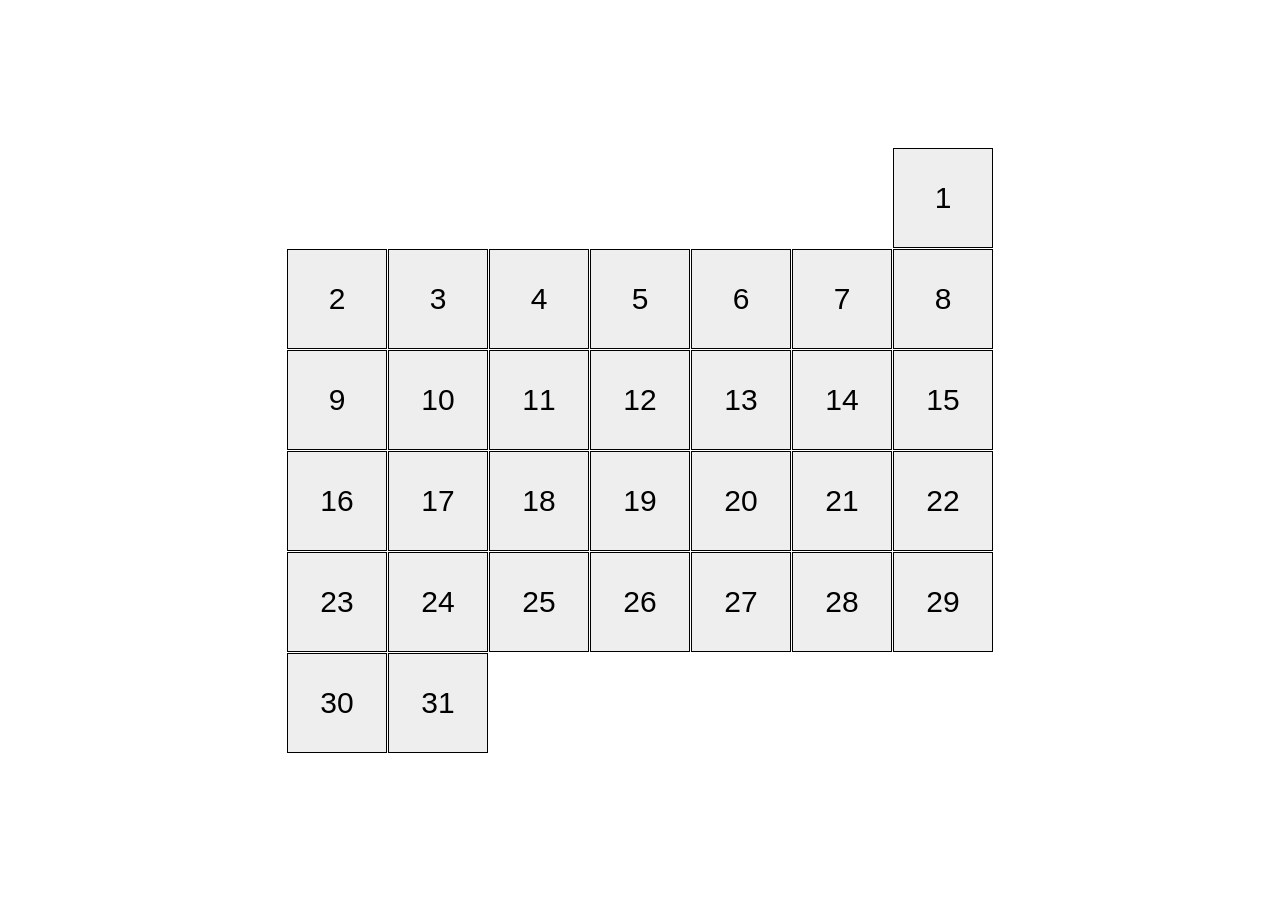
<file: index.html>
<!doctype html><html lang="en"><head><meta charset="utf-8"><meta name="viewport" content="width=device-width, initial-scale=1.0"><title>Calendar</title><link rel="stylesheet" href="index.8815f6c3.css"></head><body> <main class="page"> <section class="calendar calendar--month-length-31 calendar--start-day-sun"> <div class="calendar__day"></div> <div class="calendar__day"></div> <div class="calendar__day"></div> <div class="calendar__day"></div> <div class="calendar__day"></div> <div class="calendar__day"></div> <div class="calendar__day"></div> <div class="calendar__day"></div> <div class="calendar__day"></div> <div class="calendar__day"></div> <div class="calendar__day"></div> <div class="calendar__day"></div> <div class="calendar__day"></div> <div class="calendar__day"></div> <div class="calendar__day"></div> <div class="calendar__day"></div> <div class="calendar__day"></div> <div class="calendar__day"></div> <div class="calendar__day"></div> <div class="calendar__day"></div> <div class="calendar__day"></div> <div class="calendar__day"></div> <div class="calendar__day"></div> <div class="calendar__day"></div> <div class="calendar__day"></div> <div class="calendar__day"></div> <div class="calendar__day"></div> <div class="calendar__day"></div> <div class="calendar__day"></div> <div class="calendar__day"></div> <div class="calendar__day"></div> </section> </main> </body></html>
</file>
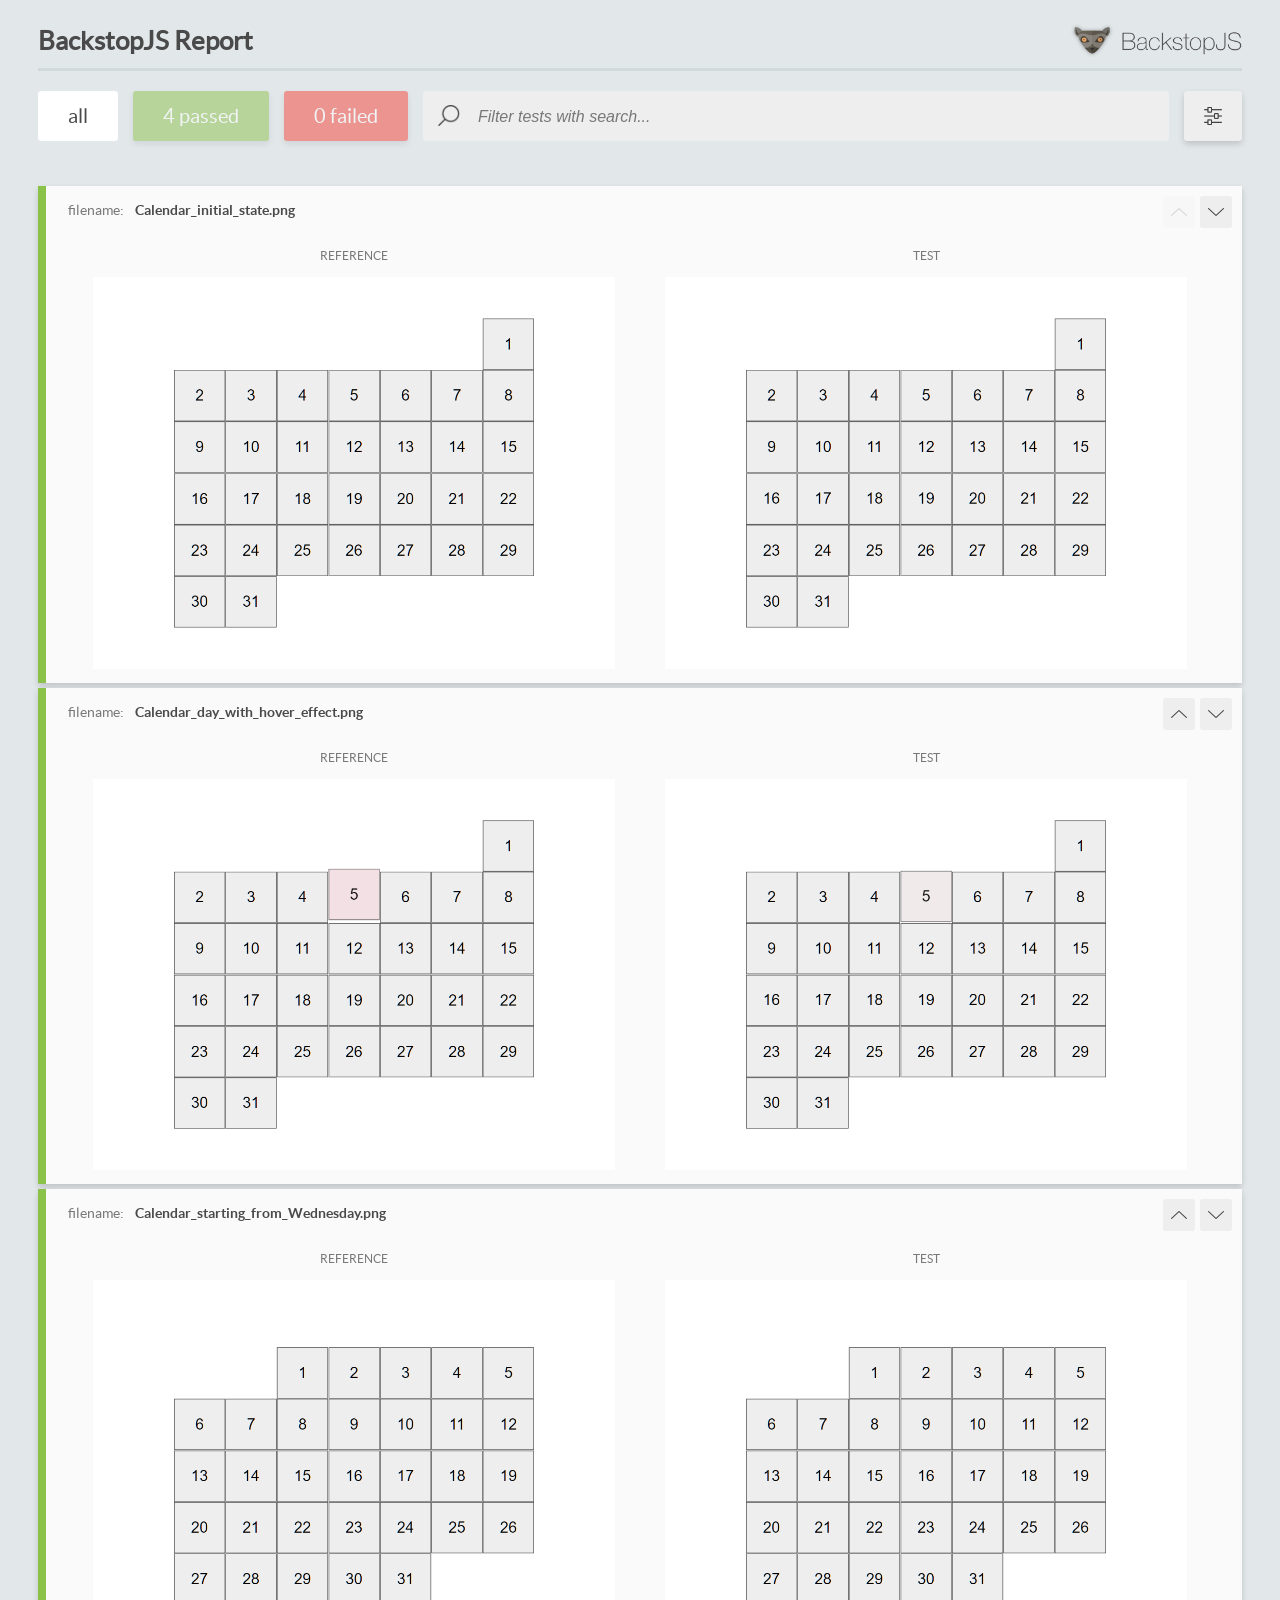
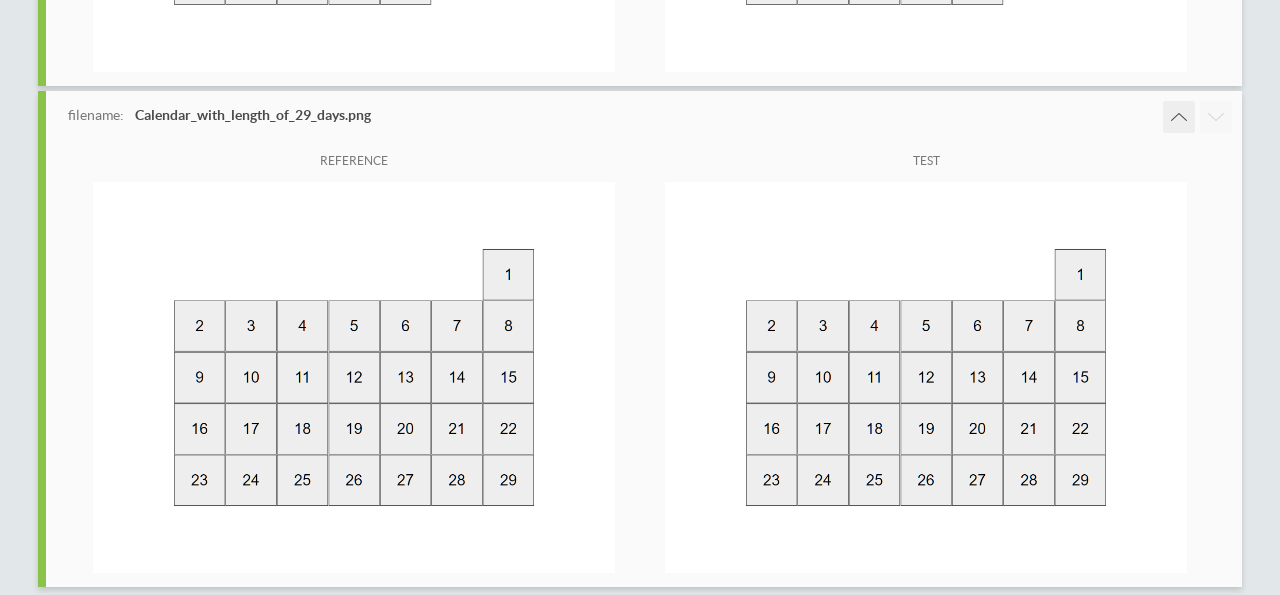
<file: report/html_report/index.html>
<!DOCTYPE html>
<html>
  <head>
    <meta charset="utf-8">
    <!-- Disable Cache -->
    <meta http-equiv="Cache-Control" content="no-cache, no-store, must-revalidate">
    <meta http-equiv="Pragma" content="no-cache">
    <meta http-equiv="Expires" content="0">

    <title>BackstopJS Report</title>

    <style>
      @font-face {
          font-family: 'latoregular';
          src: url('./assets/fonts/lato-regular-webfont.woff2') format('woff2'),
              url('./assets/fonts/lato-regular-webfont.woff') format('woff');
          font-weight: 400;
          font-style: normal;
      }
      @font-face {
          font-family: 'latobold';
          src: url('./assets/fonts/lato-bold-webfont.woff2') format('woff2'),
              url('./assets/fonts/lato-bold-webfont.woff') format('woff');
          font-weight: 700;
          font-style: normal;
      }

      .ReactModal__Body--open {
          overflow: hidden;
      }
      .ReactModal__Body--open .header {
        display: none;
      }

    </style>
  </head>
  <body style="background-color: #E2E7EA">
    <div id="root">

    </div>
    <script>
      function report (report) { // eslint-disable-line no-unused-vars
        window.tests = report;
      }
    </script>
    <script src="config.js"></script>
    <script src="index_bundle.js"></script>
  </body>
</html>
</file>
<file: index.8815f6c3.css>
body{margin:0}.page{justify-content:center;align-items:center;min-height:100vh;display:flex}.calendar{box-sizing:border-box;flex-flow:wrap;gap:1px;width:726px;padding:10px;display:flex}.calendar--start-day-mon .calendar__day:first-child{margin-left:0}.calendar--start-day-tue .calendar__day:first-child{margin-left:101px}.calendar--start-day-wed .calendar__day:first-child{margin-left:202px}.calendar--start-day-thu .calendar__day:first-child{margin-left:303px}.calendar--start-day-fri .calendar__day:first-child{margin-left:404px}.calendar--start-day-sat .calendar__day:first-child{margin-left:505px}.calendar--start-day-sun .calendar__day:first-child{margin-left:606px}.calendar--month-length-28 .calendar__day:nth-child(n+29),.calendar--month-length-29 .calendar__day:nth-child(n+30),.calendar--month-length-30 .calendar__day:nth-child(n+31),.calendar--month-length-31 .calendar__day:nth-child(n+32){display:none}.calendar__day{box-sizing:border-box;cursor:pointer;background-color:#eee;border:1px solid #000;justify-content:center;align-items:center;width:100px;height:100px;transition-property:background-color,transform;transition-duration:.5s,.5s;display:flex}.calendar__day:hover{background-color:#ffbfcb;transform:translateY(-20px)}.calendar__day:before{font-family:Arial,sans-serif;font-size:30px;line-height:100%}.calendar__day:first-child:before{content:"1"}.calendar__day:nth-child(2):before{content:"2"}.calendar__day:nth-child(3):before{content:"3"}.calendar__day:nth-child(4):before{content:"4"}.calendar__day:nth-child(5):before{content:"5"}.calendar__day:nth-child(6):before{content:"6"}.calendar__day:nth-child(7):before{content:"7"}.calendar__day:nth-child(8):before{content:"8"}.calendar__day:nth-child(9):before{content:"9"}.calendar__day:nth-child(10):before{content:"10"}.calendar__day:nth-child(11):before{content:"11"}.calendar__day:nth-child(12):before{content:"12"}.calendar__day:nth-child(13):before{content:"13"}.calendar__day:nth-child(14):before{content:"14"}.calendar__day:nth-child(15):before{content:"15"}.calendar__day:nth-child(16):before{content:"16"}.calendar__day:nth-child(17):before{content:"17"}.calendar__day:nth-child(18):before{content:"18"}.calendar__day:nth-child(19):before{content:"19"}.calendar__day:nth-child(20):before{content:"20"}.calendar__day:nth-child(21):before{content:"21"}.calendar__day:nth-child(22):before{content:"22"}.calendar__day:nth-child(23):before{content:"23"}.calendar__day:nth-child(24):before{content:"24"}.calendar__day:nth-child(25):before{content:"25"}.calendar__day:nth-child(26):before{content:"26"}.calendar__day:nth-child(27):before{content:"27"}.calendar__day:nth-child(28):before{content:"28"}.calendar__day:nth-child(29):before{content:"29"}.calendar__day:nth-child(30):before{content:"30"}.calendar__day:nth-child(31):before{content:"31"}
/*# sourceMappingURL=index.8815f6c3.css.map */
</file>
